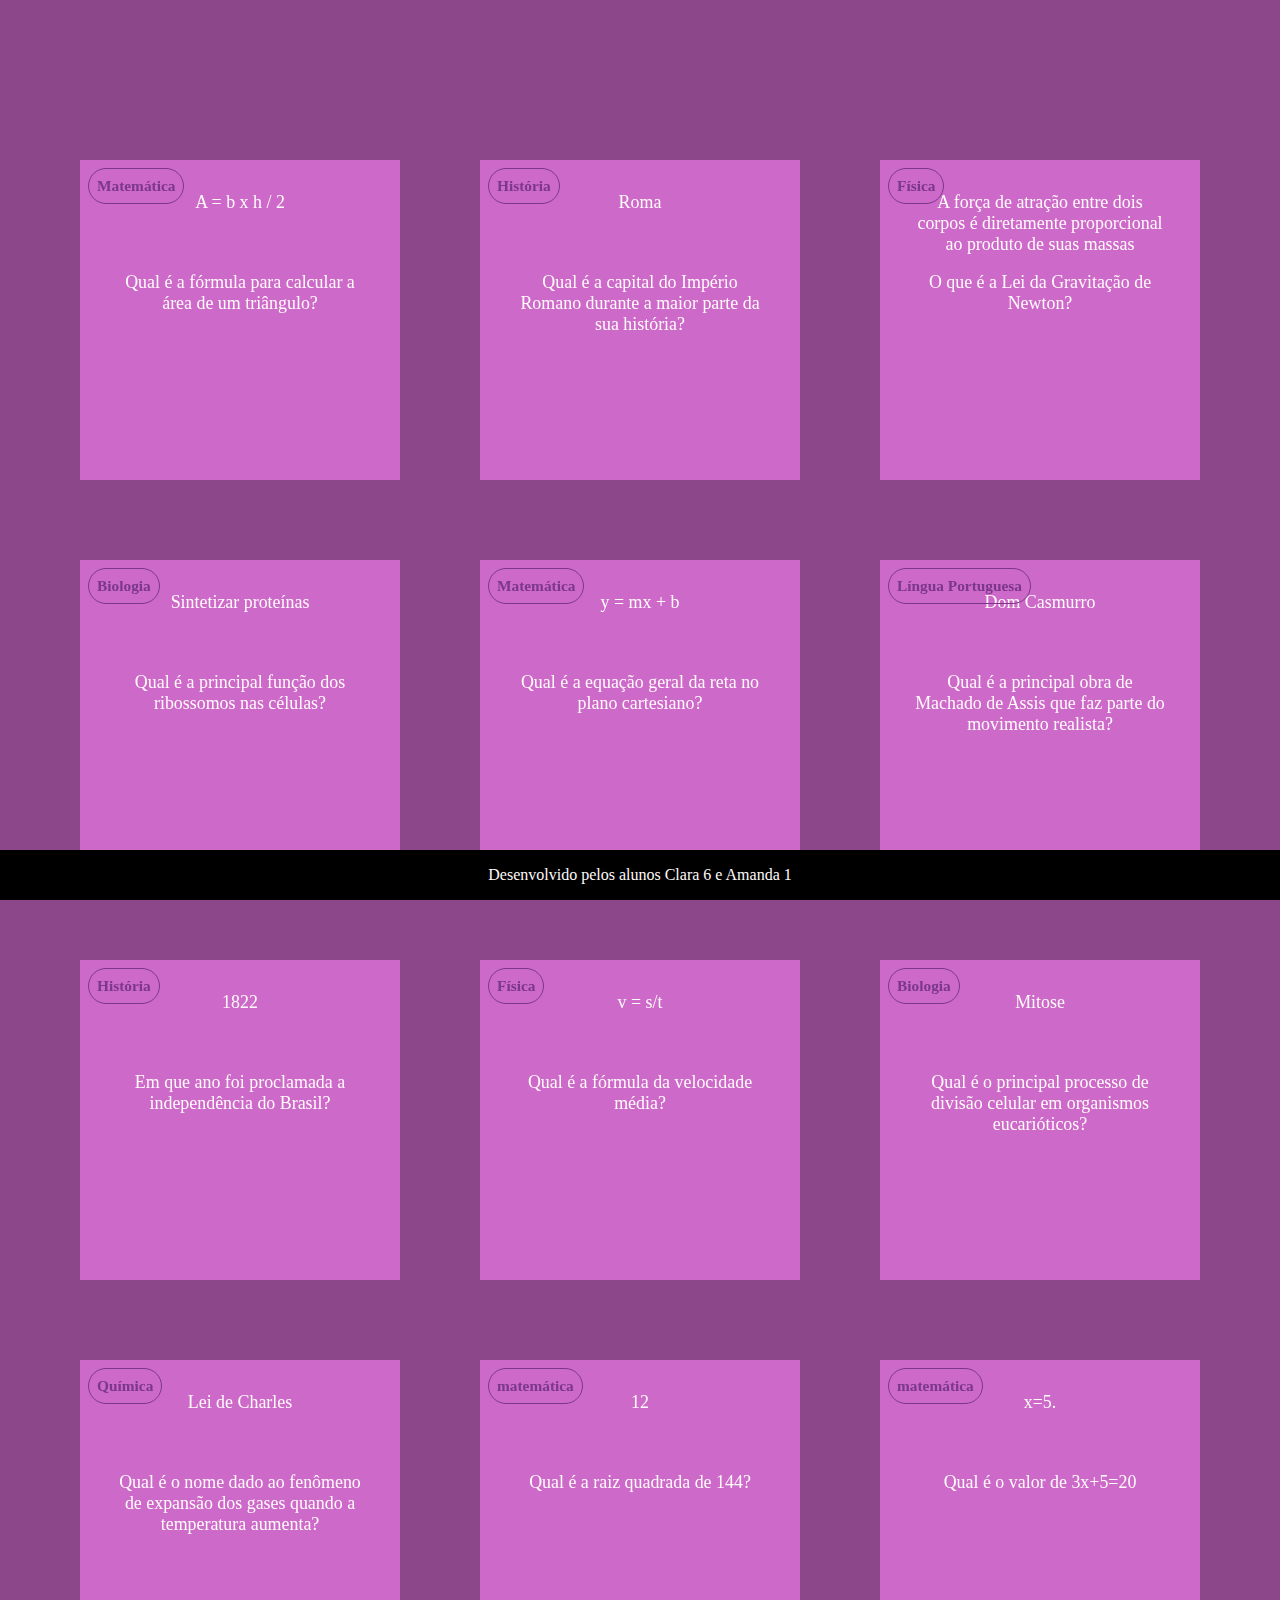
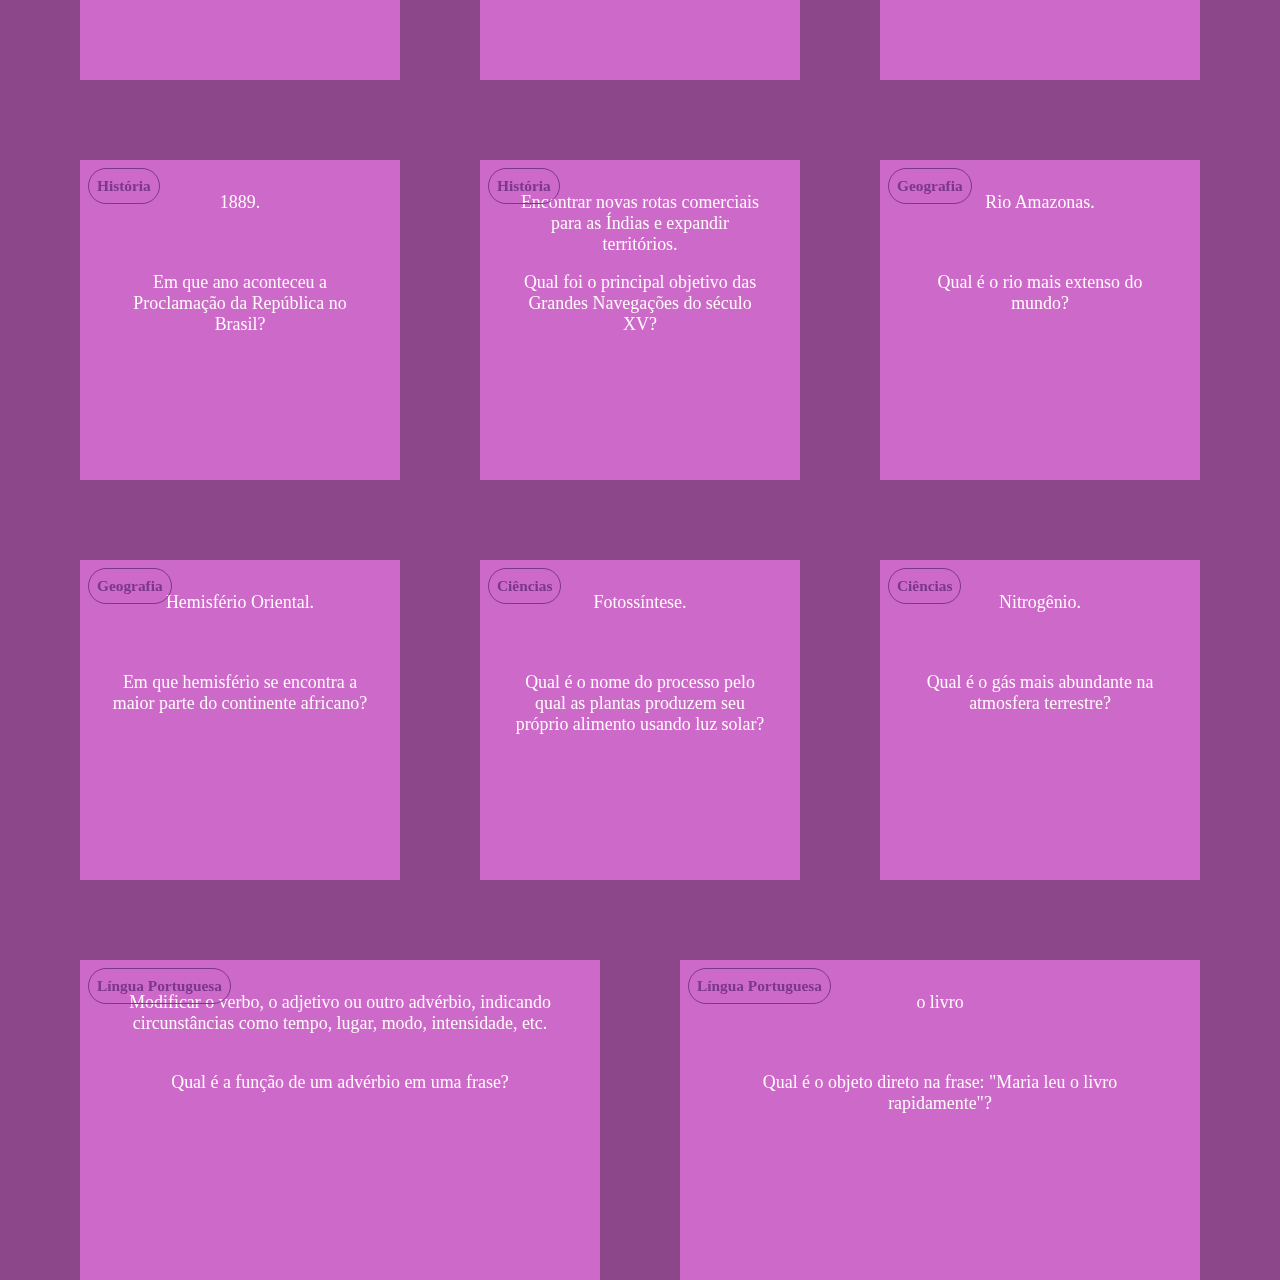
<file: index.html>
<!DOCTYPE html>
<html lang="en">
<head>
    <meta charset="UTF-8">
    <meta name="viewport" content="width=device-width, initial-scale=1.0">
     <title>Document</title>
 <link rel="stylesheet" href="style.css">
</head>
<body>
    <section id="container"> 

    </section>
    <footer>
        <p> Desenvolvido pelos alunos Clara 6 e Amanda 1</p>

    </footer>
    <script src="main.js"></script>
    <script src="perguntas.js"></script>
</body>
</html>
</file>
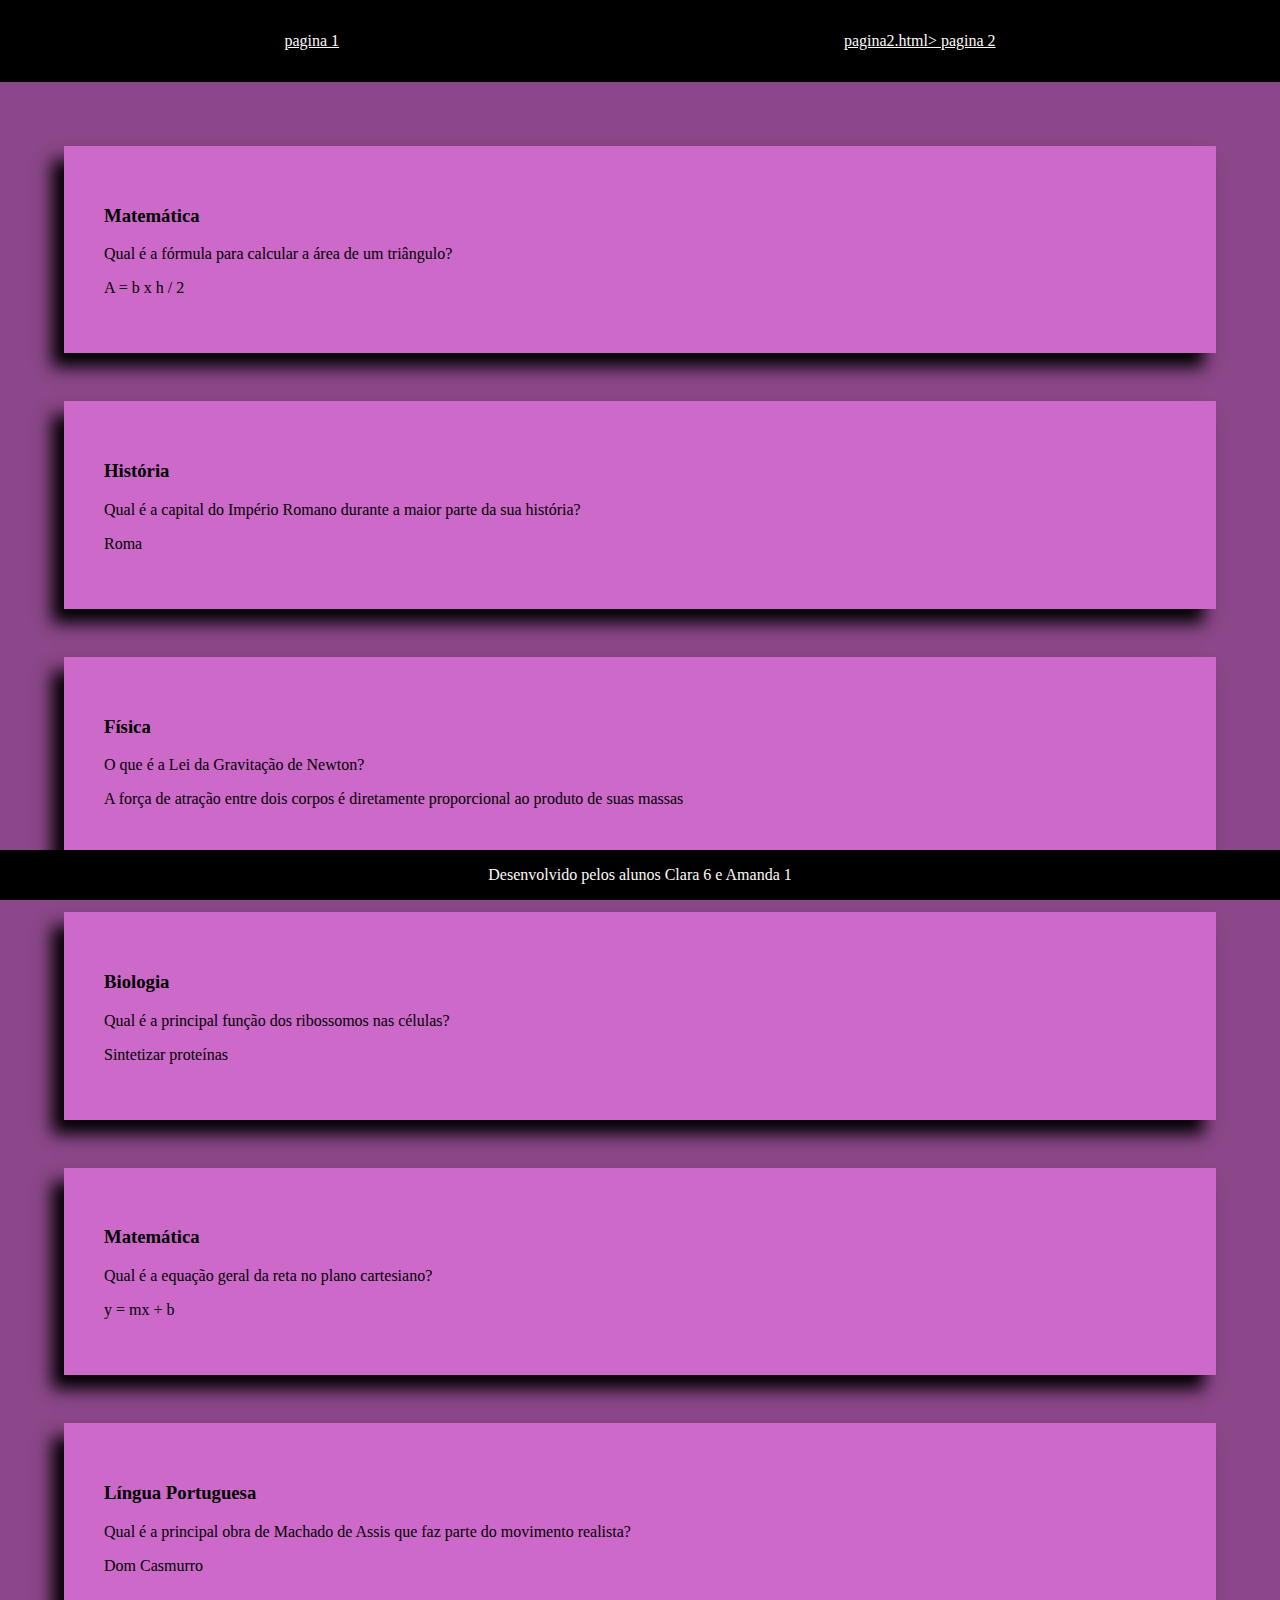
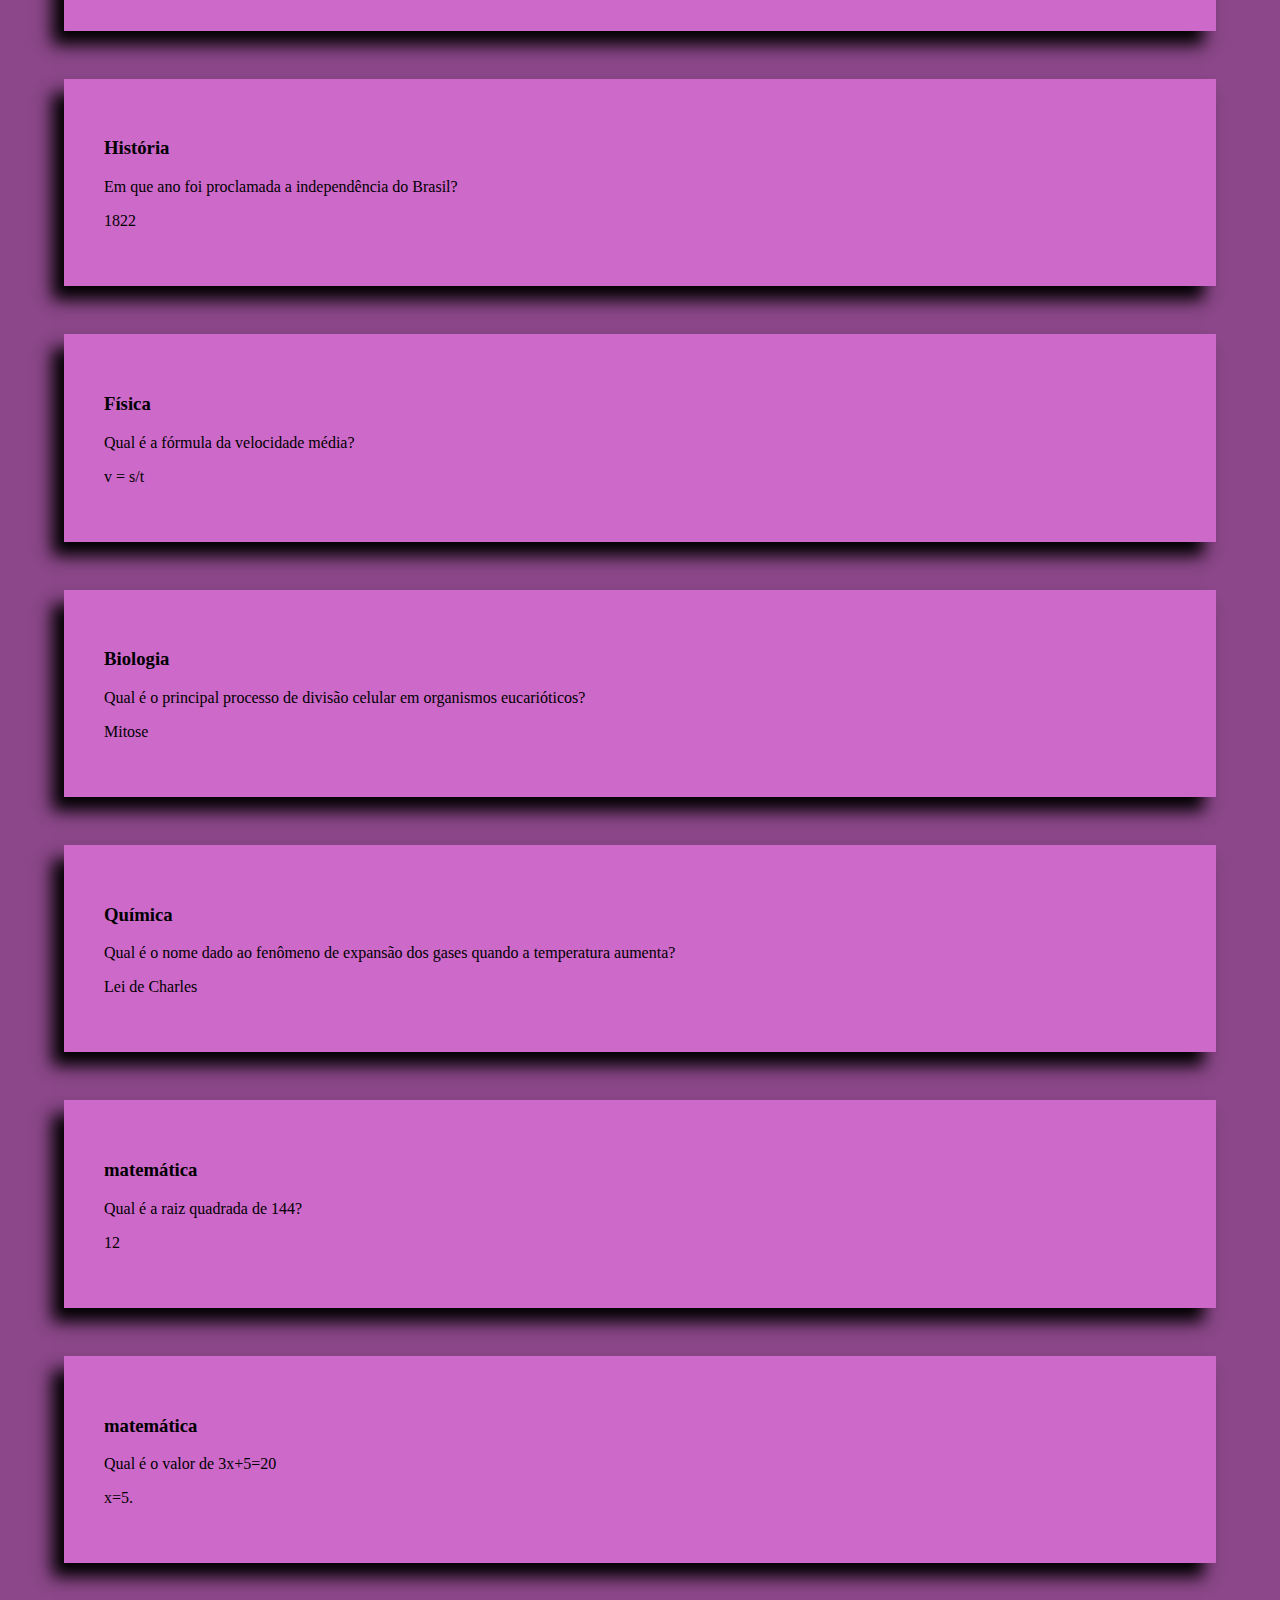
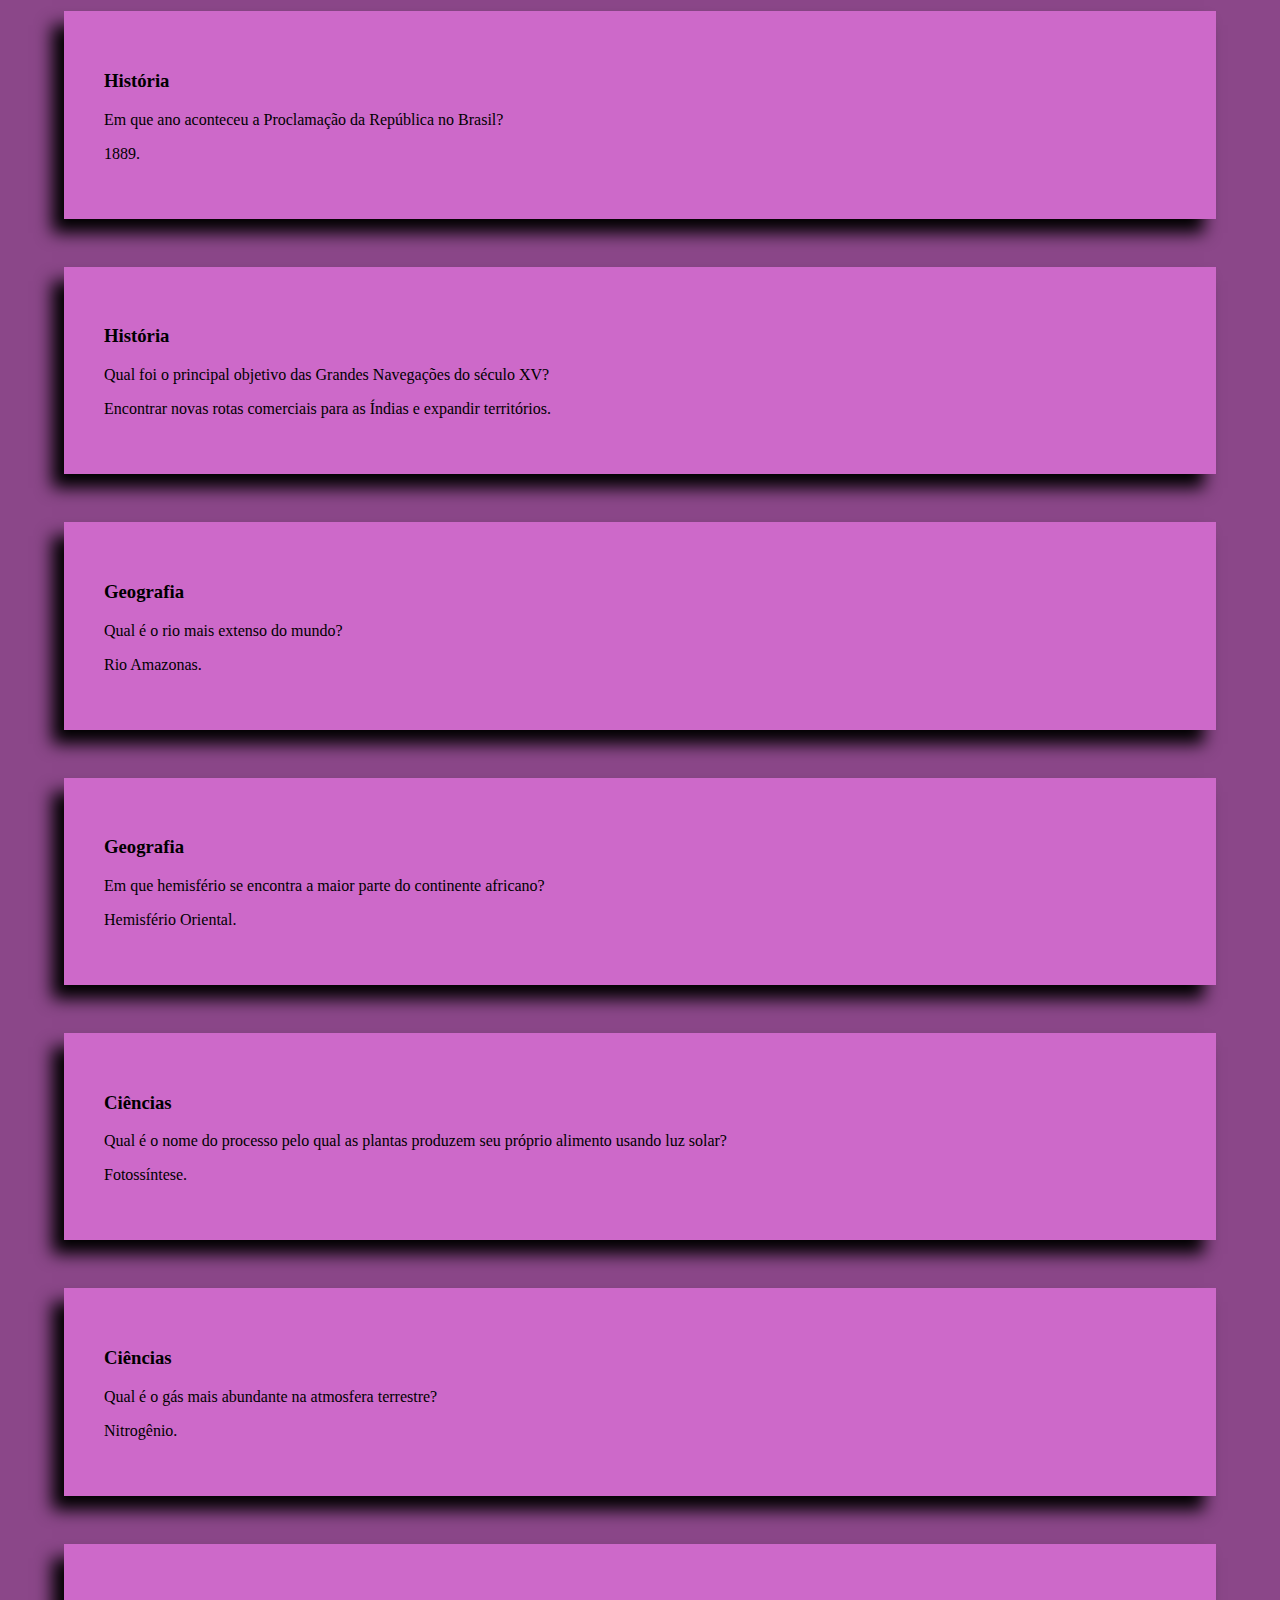
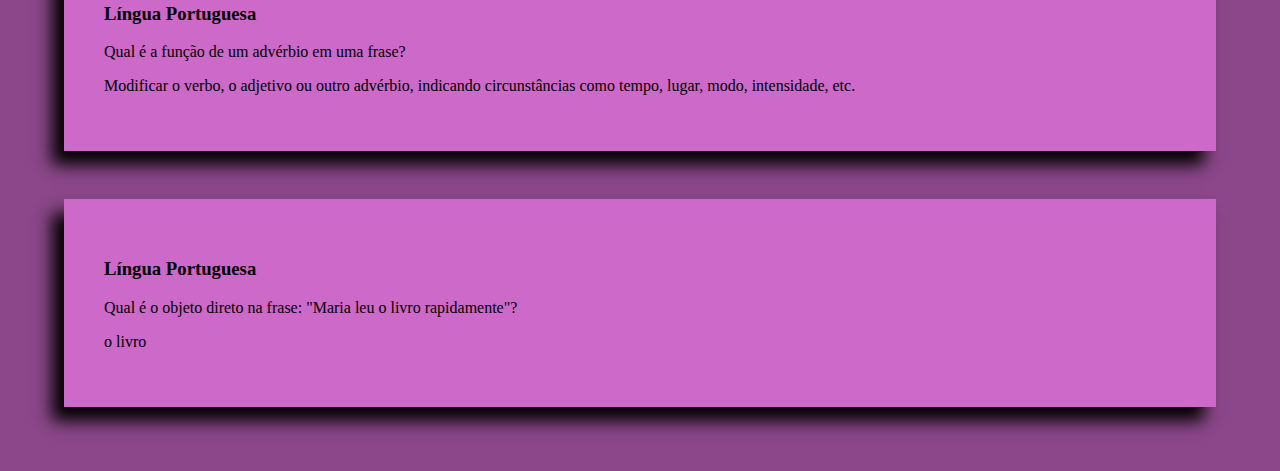
<file: pagina2.html>
<!DOCTYPE html>
<html lang="en">
<head>
    <meta charset="UTF-8">
    <meta name="viewport" content="width=device-width, initial-scale=1.0">
     <title>Document</title>
 <link rel="stylesheet" href="pagina2.css">
</head>

<body>
     <header>
        <a href="index.html">pagina 1</a>
        <a href="">pagina2.html> pagina 2</a>
    </header>

    <section id="container"> 
    </section>
    <footer>
        <p> Desenvolvido pelos alunos Clara 6 e Amanda 1</p>

    </footer>
    <script src="pagina2.js"></script>
    <script src="perguntas.js"></script>
</body>
</html>
</file>
<file: style.css>
:root{ 
 --fundo: #8B4789;
 --cor-frente: #CD69C9;
 --cor-verso: #104E8B;
 --destaque: #7A378B;
 --preto: #000000;
 --branco: #FFFAFA;
 }

body{ 
    background-color: var(--fundo);
    margin: 0;
 }

 header { 
  background-color: var(--preto);
  display: flex;
  justify-content: space-around;
  padding: 2rem;
}

header a { 
  color: var(--branco);
}
  
footer{ 
    position: fixed;
    bottom: 0;
    background-color: var(--preto);
    color: var(--branco);
    width: 100%;
    text-align: center;
}

#container{
    padding: 4rem;
    display: flex;
    gap: 3rem;
    flex-wrap: wrap;
}

.cartao{
    flex-grow: 1;
    flex-basis: calc(33% - 6rem);
    height: 20rem;
    margin: 1rem;
}

.conteudo-cartao{ 
   background-color: var(--cor-frente);
   height: 100%;
   color: var(--branco);
   text-align: center;
   transform-style: preserve-3d;
   transition: transform 300ms ease-in-out;
}

  .conteudo-cartao h3{ 
    border: 1px solid var(--destaque);
    border-radius: 6rem;
    color: var(--destaque);
    padding: 0.5rem;
    margin: 0.5rem;
    position: absolute;
    text-align: left;
    font-size: 1.2vw;
    backface-visibility: hidden;

  }

  .conteudo-cartao p{ 
    margin-top: 5rem;
    padding: 2rem;
    font-size: 1.4vw;
  }

  .pergunta-cartao{ 
    font-weight: 500;
  
  }

  .resposta-cartao{ 
    font-weight: 700;
    color: var(--destaque);
    background-color: var(--cor-verso);
    border: 3px solid var(--destaque);
    transform: rotateY(180deg);
  }

  .cartao.active.conteudo-cartao{
    transform: rotateY(180deg);
  }

  .pergunta-cartao, .resposta-cartao{
    backface-visibility: hidden;
    position: absolute;
    height: 100%;
    width: 100%;
  }
</file>
<file: pagina2.css>
:root{ 
    --fundo: #8B4789;
    --cor-frente: #CD69C9;
    --cor-verso: #104E8B;
    --destaque: #7A378B;
    --preto: #000000;
    --branco: #FFFAFA;
    }
   
   body { 
       background-color: var(--fundo);
       margin: 0;
    }
   
    header { 
        background-color: var(--preto);
        display: flex;
        justify-content: space-around;
        padding: 2rem;
    }

    header a { 
        color: var(--branco);
 }
   
 
 footer { 
       position: fixed;
       bottom: 0;
       background-color: var(--preto);
       color: var(--branco);
       width: 100%;
       text-align: center;
   }
   
   #container {
       display: grid;
       gap: 3rem;
       padding: 4rem;
   }
   
   .cartao {
    background-color: var(--cor-frente);
    padding: 40px;
    box-shadow: -12px 14px 16px var(--preto);
     
   }
   
  .cartao:hover {
    transform: scale(1.04);
 }
   
 .resposta-cartao {
    padding: 40px;
    background-color: var(--cor-verso);
    display: none;
 }
</file>
